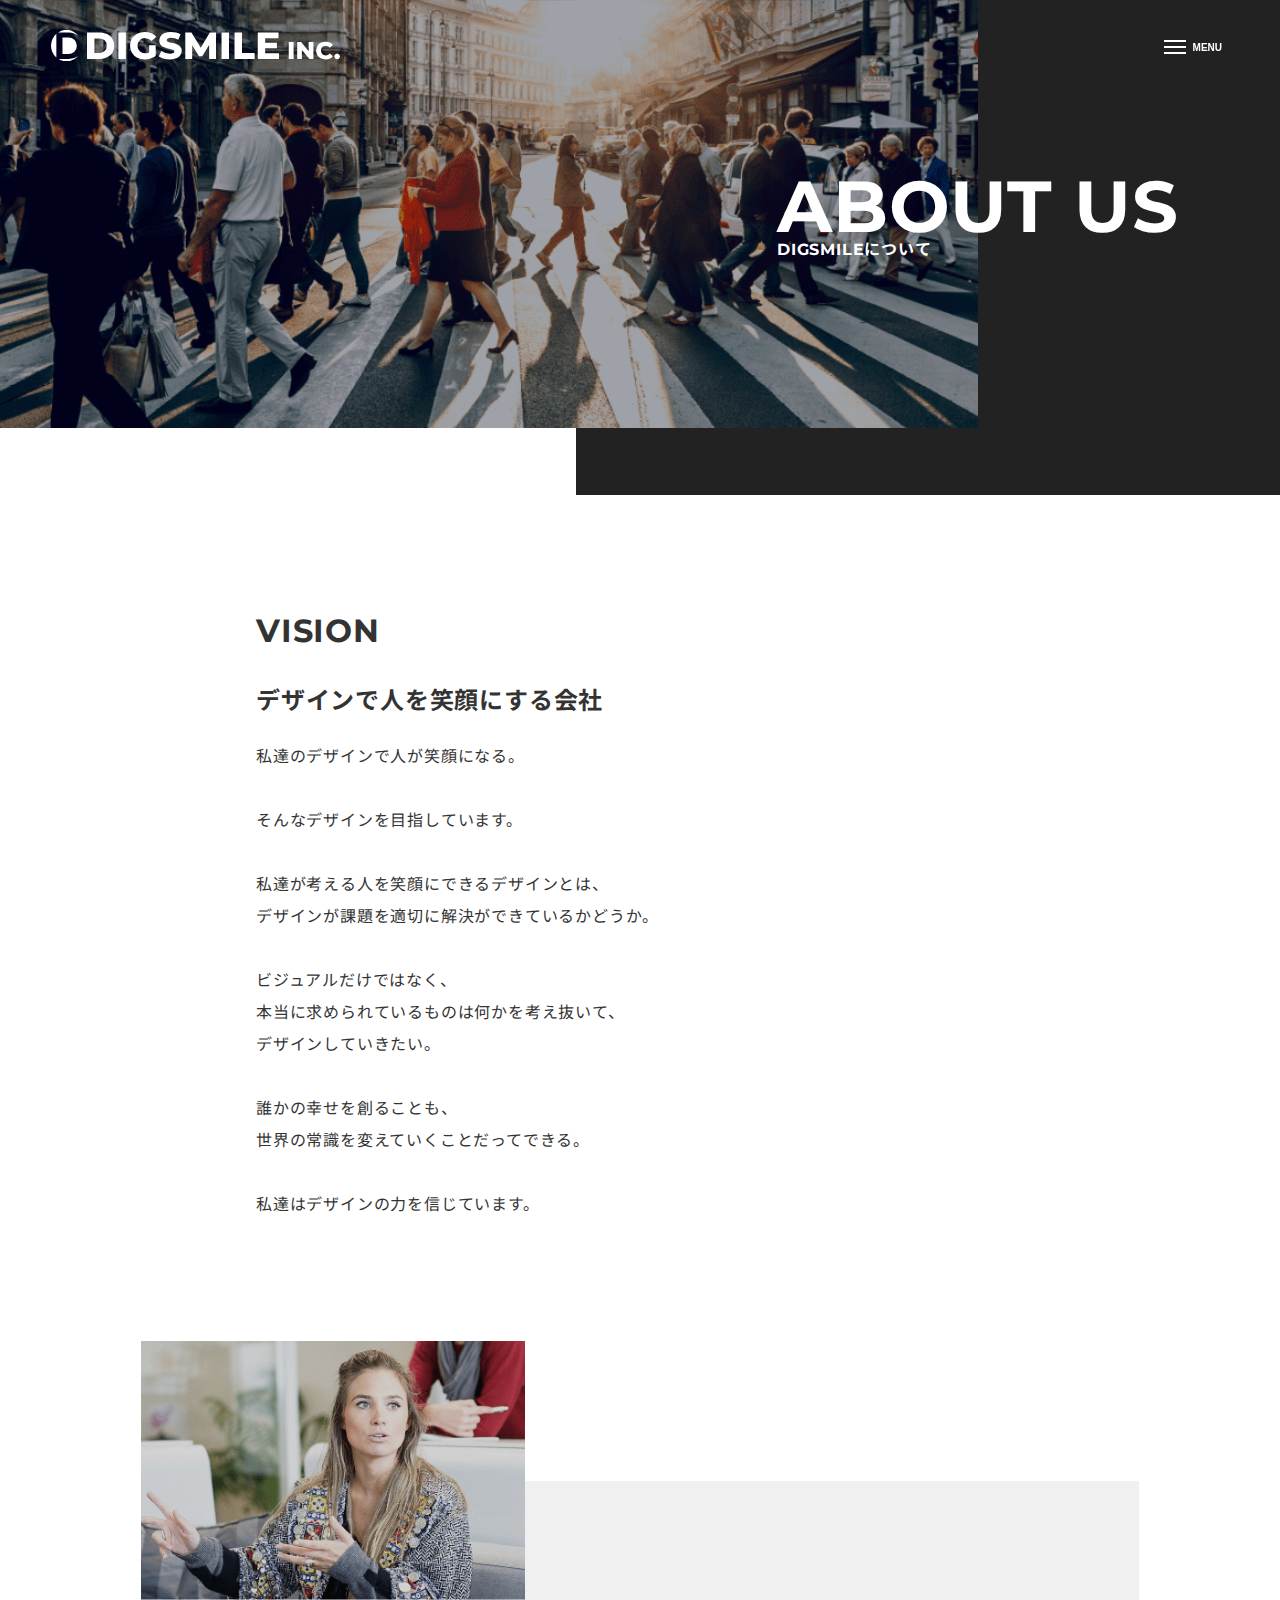
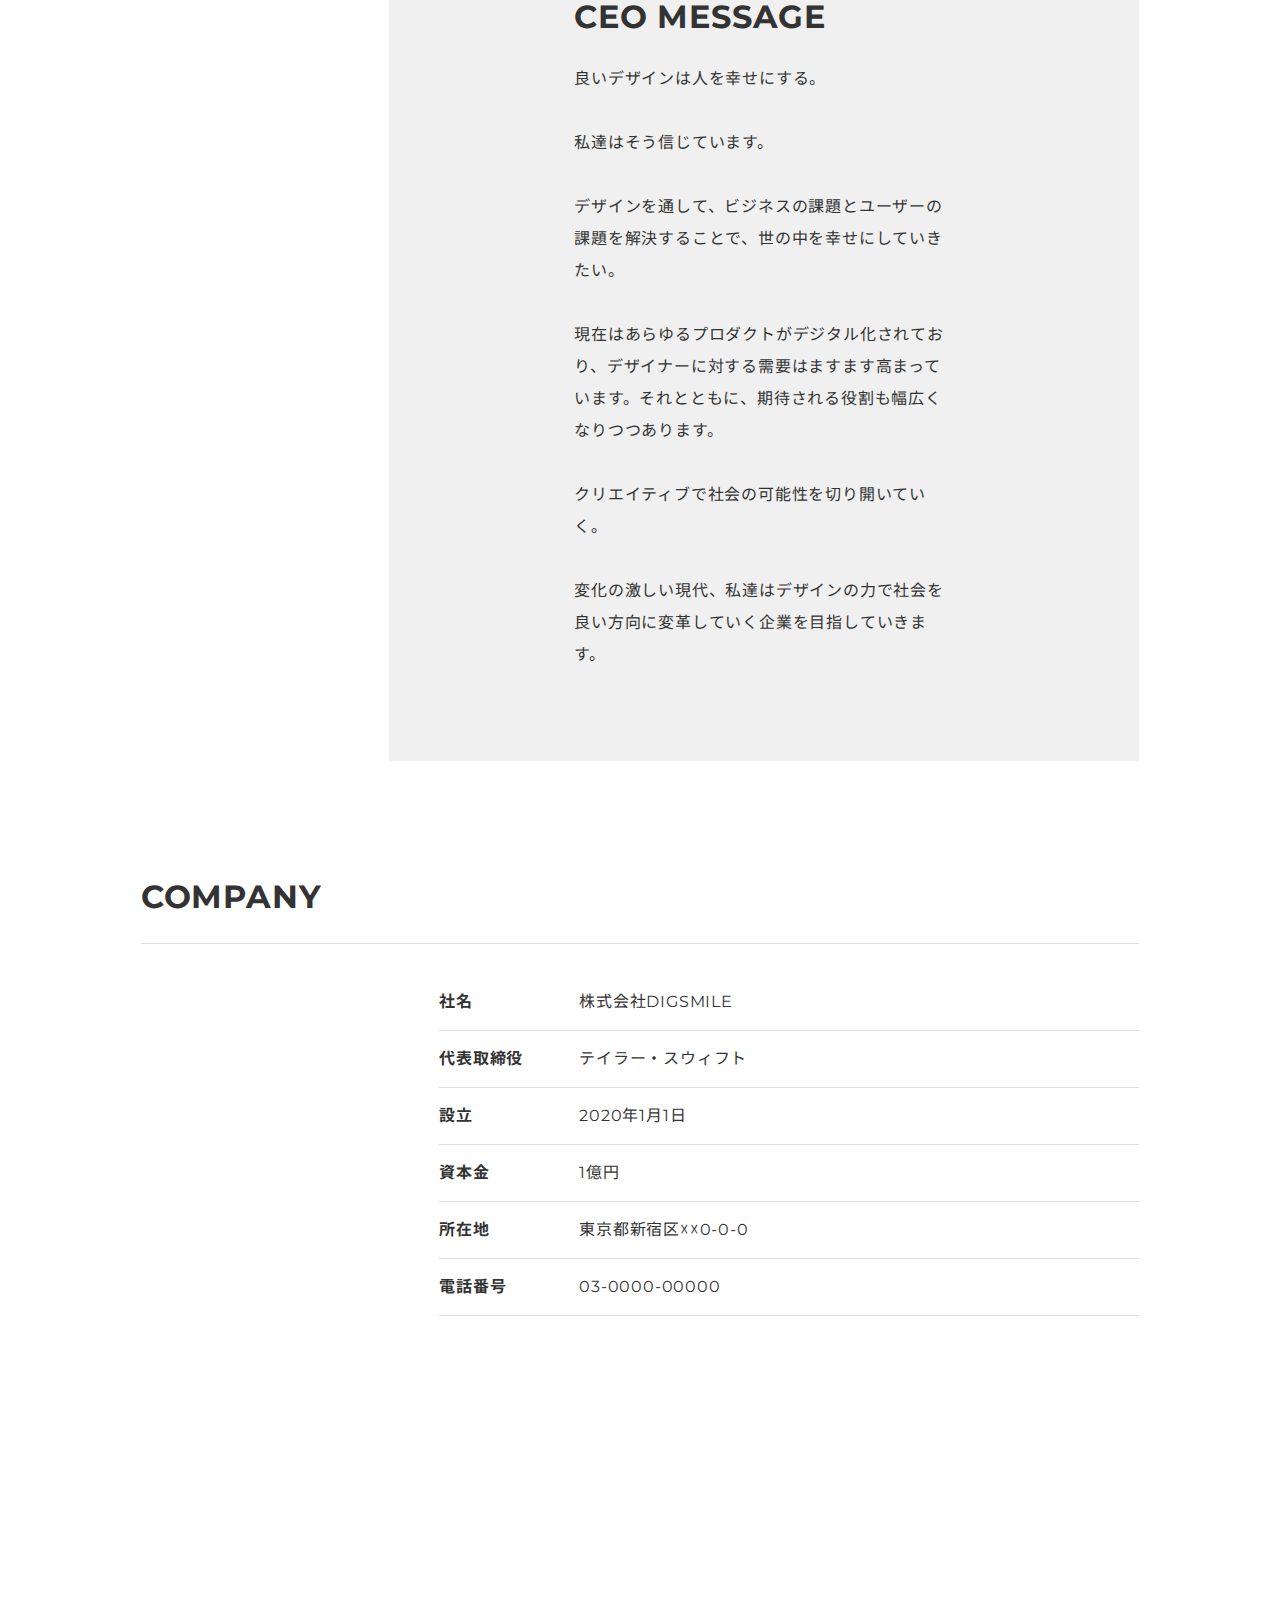
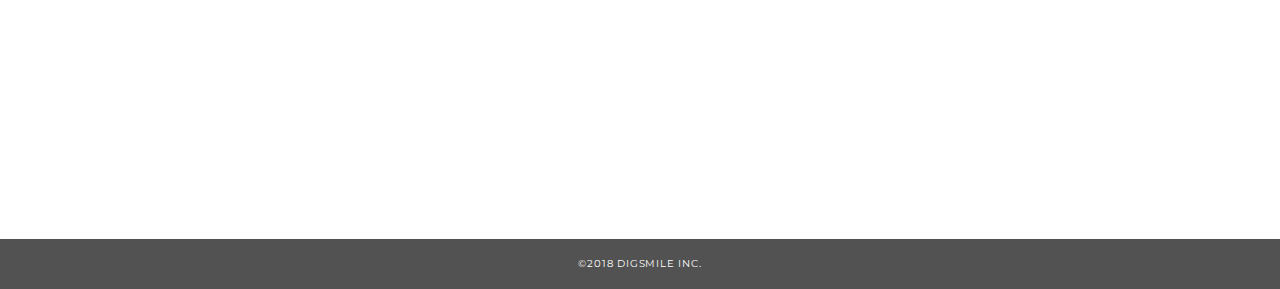
<file: about/index.html>
<!DOCTYPE html>
<html lang="ja">

<head>
  <meta charset="UTF-8">
  <meta http-equiv="X-UA-Compatible" content="IE=edge">
  <meta name="viewport" content="width=device-width, initial-scale=1.0">
  <title>クリスタ上級編 | About Us</title>
  <link rel="stylesheet" href="../css/reset.css">
  <link
    href="https://fonts.googleapis.com/css2?family=Montserrat:wght@400;700&family=Noto+Sans+JP:wght@400;700&display=swap"
    rel="stylesheet">
  <link rel="stylesheet" href="../css/about.css">
</head>

<body>
  <header class="header">
    <h1 class="header-logo"><a href="../index.html"><svg xmlns="http://www.w3.org/2000/svg" viewBox="0 0 260 28.204">
          <defs>
            <style>
              .a {
                fill: #fff;
              }
            </style>
          </defs>
          <g transform="translate(-59 -29)">
            <path class="a"
              d="M14,35.2A13.9,13.9,0,0,1,6.785,33.19h8.848a14.228,14.228,0,0,0,8.847-2.739A13.97,13.97,0,0,1,14,35.2ZM4.822,31.752h0a14.17,14.17,0,0,1,0-21.3Zm10.54-3.117H10.33V13.771h5.032a8.094,8.094,0,0,1,5.682,1.994,7.233,7.233,0,0,1,2.138,5.439,7.234,7.234,0,0,1-2.138,5.439,8.093,8.093,0,0,1-5.682,1.99ZM25.007,12.39a13.9,13.9,0,0,0-9.373-3.174H6.463a13.932,13.932,0,0,1,13.76-.749,14.157,14.157,0,0,1,4.785,3.922Z"
              transform="translate(59 22)" />
            <path class="a"
              d="M2.38-23.8H13.634a15.731,15.731,0,0,1,6.936,1.465,11.018,11.018,0,0,1,4.692,4.155,11.723,11.723,0,0,1,1.666,6.3,11.723,11.723,0,0,1-1.666,6.3A11.018,11.018,0,0,1,20.57-1.423,15.731,15.731,0,0,1,13.634.042H2.38ZM13.362-5.34a6.893,6.893,0,0,0,4.913-1.737,6.262,6.262,0,0,0,1.853-4.8,6.262,6.262,0,0,0-1.853-4.8,6.893,6.893,0,0,0-4.913-1.737H9.112V-5.34ZM30.634-23.8h6.732V.042H30.634ZM58.276-12.39h5.95v9.877A15.5,15.5,0,0,1,59.534-.265a18.642,18.642,0,0,1-5.3.783A14.166,14.166,0,0,1,47.5-1.065a11.8,11.8,0,0,1-4.692-4.411,12.18,12.18,0,0,1-1.7-6.4,12.18,12.18,0,0,1,1.7-6.4,11.747,11.747,0,0,1,4.726-4.411,14.514,14.514,0,0,1,6.834-1.584,15.2,15.2,0,0,1,5.984,1.124,11.536,11.536,0,0,1,4.42,3.236l-4.284,3.883a7.546,7.546,0,0,0-5.78-2.657,6.693,6.693,0,0,0-4.93,1.856,6.67,6.67,0,0,0-1.87,4.955,7.208,7.208,0,0,0,.85,3.525,6.1,6.1,0,0,0,2.38,2.418,6.969,6.969,0,0,0,3.5.868,8.588,8.588,0,0,0,3.638-.783ZM77.044.519A21.967,21.967,0,0,1,71.434-.2,13.786,13.786,0,0,1,67.014-2.1l2.21-4.973a14.289,14.289,0,0,0,3.706,1.7,14.086,14.086,0,0,0,4.148.647q3.876,0,3.876-1.941a1.607,1.607,0,0,0-1.105-1.516A20.3,20.3,0,0,0,76.3-9.222a33.866,33.866,0,0,1-4.488-1.243,7.554,7.554,0,0,1-3.094-2.129,5.758,5.758,0,0,1-1.292-3.951,6.848,6.848,0,0,1,1.19-3.934,7.965,7.965,0,0,1,3.553-2.776,14.6,14.6,0,0,1,5.8-1.022,20.415,20.415,0,0,1,4.624.528A14.146,14.146,0,0,1,86.6-22.2l-2.074,5.007a13.837,13.837,0,0,0-6.6-1.839,5.522,5.522,0,0,0-2.924.6,1.787,1.787,0,0,0-.918,1.55,1.536,1.536,0,0,0,1.088,1.43,19.646,19.646,0,0,0,3.5.988,32.762,32.762,0,0,1,4.5,1.243,7.779,7.779,0,0,1,3.094,2.112,5.646,5.646,0,0,1,1.309,3.934A6.714,6.714,0,0,1,86.394-3.3,8.114,8.114,0,0,1,82.824-.52,14.418,14.418,0,0,1,77.044.519ZM112.336.042l-.068-12.636-6.12,10.286h-2.992L97.07-12.253V.042H90.848V-23.8H96.39l8.364,13.76,8.16-13.76h5.542L118.524.042ZM123.454-23.8h6.732V.042h-6.732Zm11.7,0h6.732V-5.305h11.356V.042H135.15Zm40.018,18.63V.042H156.06V-23.8h18.666v5.211h-12v4.019H173.3v5.041H162.724v4.359Z"
              transform="translate(89 55)" />
            <path class="a"
              d="M1.54-15.4H5.9V0H1.54Zm22.22,0V0H20.174l-6.8-8.206V0H9.108V-15.4h3.586l6.8,8.206V-15.4ZM34.628.308A9.114,9.114,0,0,1,30.283-.715a7.65,7.65,0,0,1-3.025-2.849,7.858,7.858,0,0,1-1.1-4.136,7.858,7.858,0,0,1,1.1-4.136,7.65,7.65,0,0,1,3.025-2.849,9.114,9.114,0,0,1,4.345-1.023,9.326,9.326,0,0,1,3.806.748A7.323,7.323,0,0,1,41.25-12.8L38.478-10.3a4.56,4.56,0,0,0-3.63-1.8,4.48,4.48,0,0,0-2.233.55A3.817,3.817,0,0,0,31.1-10a4.773,4.773,0,0,0-.539,2.3A4.773,4.773,0,0,0,31.1-5.4,3.817,3.817,0,0,0,32.615-3.85a4.48,4.48,0,0,0,2.233.55,4.56,4.56,0,0,0,3.63-1.8L41.25-2.6A7.323,7.323,0,0,1,38.434-.44,9.326,9.326,0,0,1,34.628.308ZM45.1.2a2.462,2.462,0,0,1-1.782-.7,2.377,2.377,0,0,1-.726-1.782,2.35,2.35,0,0,1,.715-1.782A2.5,2.5,0,0,1,45.1-4.752a2.485,2.485,0,0,1,1.8.682,2.369,2.369,0,0,1,.7,1.782,2.4,2.4,0,0,1-.715,1.782A2.452,2.452,0,0,1,45.1.2Z"
              transform="translate(271.392 55.205)" />
          </g>
        </svg></a></h1>
    <nav class="header-nav">
      <ul class="nav-list">
        <li class="nav-item nav-logo"><img src="../images/nav-logo.svg" width="42" height="45" alt=""></li>
        <li class="nav-item"><a href="#">ABOUT US</a></li>
        <li class="nav-item"><a href="#">WORKS</a></li>
        <li class="nav-item"><a href="#">CULTURE</a></li>
        <li class="nav-item"><a href="#">TOPICS</a></li>
        <li class="nav-item"><a href="../contact/index.html">CONTACT</a></li>
      </ul>
    </nav>
    <!--/.header-nav-->
    <button class="nav-btn">
      <span class="bars">
        <span class="bar-top bar"></span>
        <span class="bar-middle bar"></span>
        <span class="bar-bottom bar"></span>
      </span>
      <p class="btn-text">MENU</p>
    </button>
    <!--/.nav-btn-->
    <span class="nav-musk"></span>
  </header>

  <main>

    <div class="fv">
      <div class="kv-wrapper">
        <div class="copy-wrapper">
          <p class="page-title">ABOUT US</p>
          <p class="page-subtitle">DIGSMILEについて</p>
        </div><!-- /.copy-wrapper -->
      </div><!-- /.kv-wrapper -->
      <div class="kv-bg"></div>
    </div><!-- /.fv -->

    <div class="contents-wrapper">
      <section id="vision" class="section-wrapper">
        <div class="vision-content">
          <h2 class="title">VISION</h2>
          <P class="sub-title">デザインで人を笑顔にする会社</P><br>
          <p class="section-text">
            私達のデザインで人が笑顔になる。<br><br>
            そんなデザインを目指しています。<br><br>
            私達が考える人を笑顔にできるデザインとは、<br>
            デザインが課題を適切に解決ができているかどうか。<br><br>
            ビジュアルだけではなく、<br>
            本当に求められているものは何かを考え抜いて、<br>
            デザインしていきたい。<br><br>
            誰かの幸せを創ることも、<br>
            世界の常識を変えていくことだってできる。<br><br>
            私達はデザインの力を信じています。
          </p>
        </div><!-- /.vision-content-->
      </section><!-- / #vision -->


      <section id="message" class="section-wrapper">
        <div class="img-area">
          <img src="../images/ceo-img2x.png" class="ceo-img" alt="">
        </div>
        <div class="message-content">
          <h2 class="title">CEO MESSAGE</h2>
          <p class="section-text">
            良いデザインは人を幸せにする。<br><br>
            私達はそう信じています。<br><br>
            デザインを通して、ビジネスの課題とユーザーの課題を解決することで、世の中を幸せにしていきたい。<br><br>
            現在はあらゆるプロダクトがデジタル化されており、デザイナーに対する需要はますます高まっています。それとともに、期待される役割も幅広くなりつつあります。<br><br>
            クリエイティブで社会の可能性を切り開いていく。<br><br>
            変化の激しい現代、私達はデザインの力で社会を良い方向に変革していく企業を目指していきます。
          </p>
        </div><!-- /.message-content-->
      </section><!-- / #message -->


      <section id="company-info" class="section-wrapper">
        <div class="info-content">
          <h2 class="title">COMPANY</h2>
          <dl class="info-list">
            <div class="info-list-item">
              <dt class="info-title">社名</dt>
              <dd class="info-detail">株式会社DIGSMILE</dd>
            </div>
            <div class="info-list-item">
              <dt class="info-title">代表取締役</dt>
              <dd class="info-detail">テイラー・スウィフト</dd>
            </div>
            <div class="info-list-item">
              <dt class="info-title">設立</dt>
              <dd class="info-detail">2020年1月1日</dd>
            </div>
            <div class="info-list-item">
              <dt class="info-title">資本金</dt>
              <dd class="info-detail">1億円</dd>
            </div>
            <div class="info-list-item">
              <dt class="info-title">所在地</dt>
              <dd class="info-detail">東京都新宿区☓☓0-0-0</dd>
            </div>
            <div class="info-list-item">
              <dt class="info-title">電話番号</dt>
              <dd class="info-detail">03-0000-00000</dd>
            </div>
          </dl><!-- /.info-list-->
          <iframe class="map"
            src="https://www.google.com/maps/embed?pb=!1m18!1m12!1m3!1d51840.022079804636!2d139.6740916182189!3d35.70158365340559!2m3!1f0!2f0!3f0!3m2!1i1024!2i768!4f13.1!3m3!1m2!1s0x60188d2059b7fd4b%3A0xec61c68fe232efd2!2z5p2x5Lqs6YO95paw5a6_5Yy6!5e0!3m2!1sja!2sjp!4v1623299438846!5m2!1sja!2sjp"
            style="border:0;" allowfullscreen="" loading="lazy"></iframe>
        </div><!-- /.message-content-->
      </section><!-- / #message -->

    </div><!-- /.contents-wrapper  -->

  </main>
  <footer class="footer">
    <p class="copyright">
      <small>&copy;2018 DIGSMILE INC.</small>
    </p>
  </footer>

  <script src="https://ajax.googleapis.com/ajax/libs/jquery/3.6.0/jquery.min.js"></script>
  <script src="../js/script.js"></script>

</body>

</html>
</file>
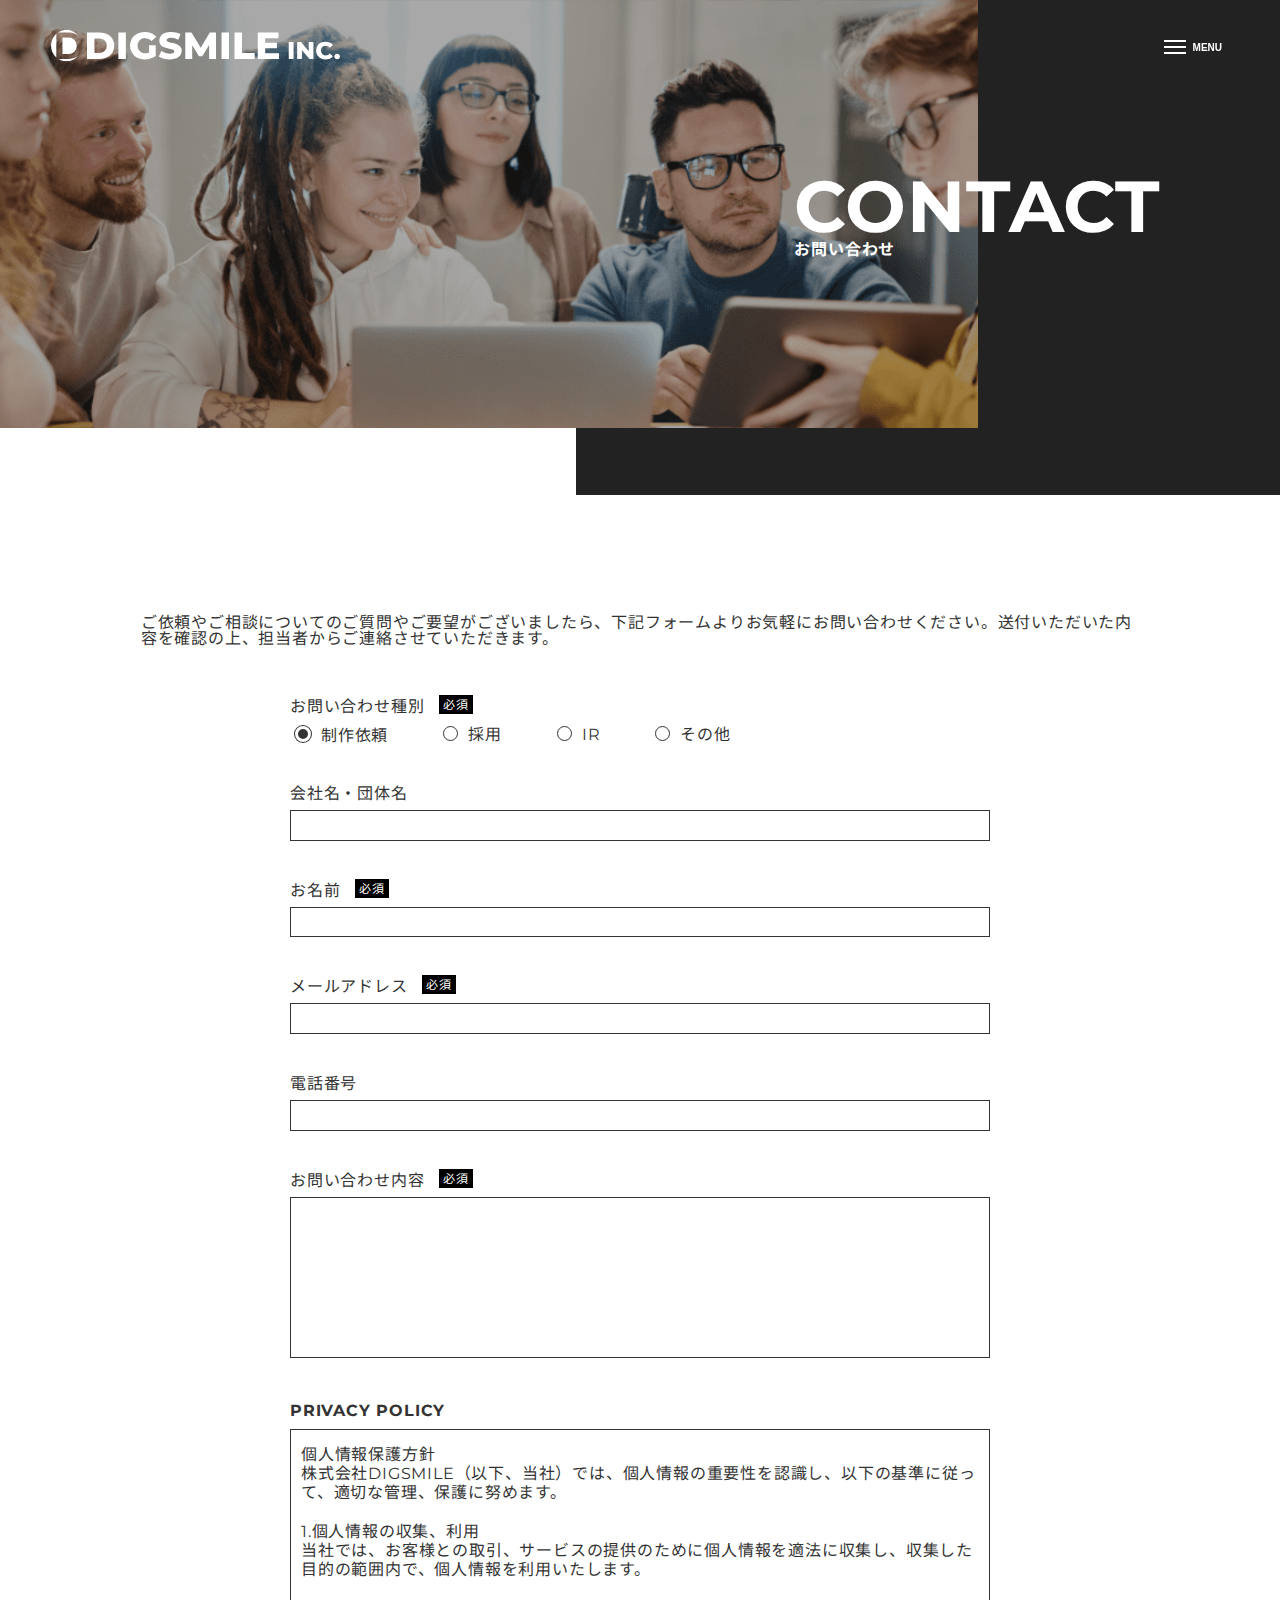
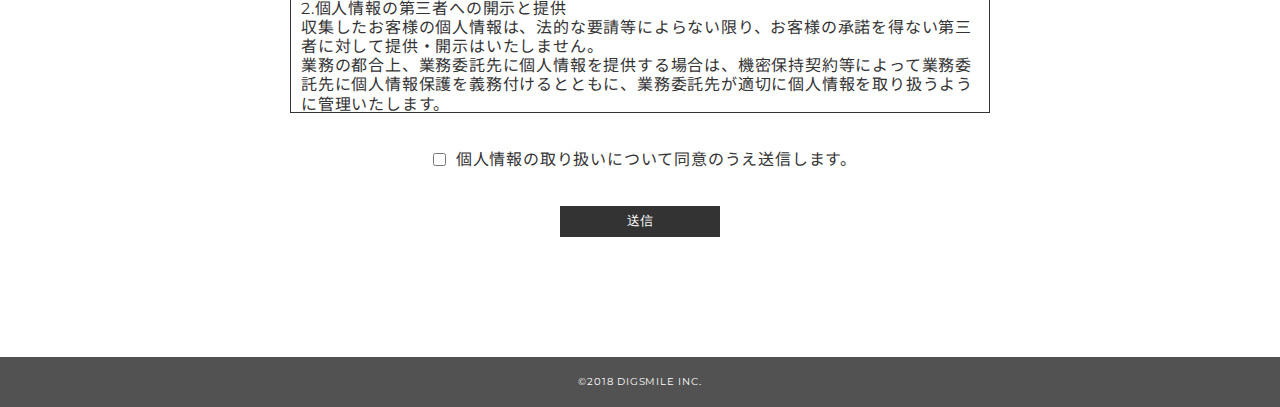
<file: contact/index.html>
<!DOCTYPE html>
<html lang="ja">

<head>
  <meta charset="UTF-8">
  <meta http-equiv="X-UA-Compatible" content="IE=edge">
  <meta name="viewport" content="width=device-width, initial-scale=1.0">
  <title>クリスタ上級編 | Contact</title>
  <link rel="stylesheet" href="../css/reset.css">
  <link
    href="https://fonts.googleapis.com/css2?family=Montserrat:wght@400;700&family=Noto+Sans+JP:wght@400;700&display=swap"
    rel="stylesheet">
  <link rel="stylesheet" href="../css/contact.css">
</head>

<body>
  <header class="header">
    <h1 class="header-logo"><a href="../index.html"><svg xmlns="http://www.w3.org/2000/svg" viewBox="0 0 260 28.204">
          <defs>
            <style>
              .a {
                fill: #fff;
              }
            </style>
          </defs>
          <g transform="translate(-59 -29)">
            <path class="a"
              d="M14,35.2A13.9,13.9,0,0,1,6.785,33.19h8.848a14.228,14.228,0,0,0,8.847-2.739A13.97,13.97,0,0,1,14,35.2ZM4.822,31.752h0a14.17,14.17,0,0,1,0-21.3Zm10.54-3.117H10.33V13.771h5.032a8.094,8.094,0,0,1,5.682,1.994,7.233,7.233,0,0,1,2.138,5.439,7.234,7.234,0,0,1-2.138,5.439,8.093,8.093,0,0,1-5.682,1.99ZM25.007,12.39a13.9,13.9,0,0,0-9.373-3.174H6.463a13.932,13.932,0,0,1,13.76-.749,14.157,14.157,0,0,1,4.785,3.922Z"
              transform="translate(59 22)" />
            <path class="a"
              d="M2.38-23.8H13.634a15.731,15.731,0,0,1,6.936,1.465,11.018,11.018,0,0,1,4.692,4.155,11.723,11.723,0,0,1,1.666,6.3,11.723,11.723,0,0,1-1.666,6.3A11.018,11.018,0,0,1,20.57-1.423,15.731,15.731,0,0,1,13.634.042H2.38ZM13.362-5.34a6.893,6.893,0,0,0,4.913-1.737,6.262,6.262,0,0,0,1.853-4.8,6.262,6.262,0,0,0-1.853-4.8,6.893,6.893,0,0,0-4.913-1.737H9.112V-5.34ZM30.634-23.8h6.732V.042H30.634ZM58.276-12.39h5.95v9.877A15.5,15.5,0,0,1,59.534-.265a18.642,18.642,0,0,1-5.3.783A14.166,14.166,0,0,1,47.5-1.065a11.8,11.8,0,0,1-4.692-4.411,12.18,12.18,0,0,1-1.7-6.4,12.18,12.18,0,0,1,1.7-6.4,11.747,11.747,0,0,1,4.726-4.411,14.514,14.514,0,0,1,6.834-1.584,15.2,15.2,0,0,1,5.984,1.124,11.536,11.536,0,0,1,4.42,3.236l-4.284,3.883a7.546,7.546,0,0,0-5.78-2.657,6.693,6.693,0,0,0-4.93,1.856,6.67,6.67,0,0,0-1.87,4.955,7.208,7.208,0,0,0,.85,3.525,6.1,6.1,0,0,0,2.38,2.418,6.969,6.969,0,0,0,3.5.868,8.588,8.588,0,0,0,3.638-.783ZM77.044.519A21.967,21.967,0,0,1,71.434-.2,13.786,13.786,0,0,1,67.014-2.1l2.21-4.973a14.289,14.289,0,0,0,3.706,1.7,14.086,14.086,0,0,0,4.148.647q3.876,0,3.876-1.941a1.607,1.607,0,0,0-1.105-1.516A20.3,20.3,0,0,0,76.3-9.222a33.866,33.866,0,0,1-4.488-1.243,7.554,7.554,0,0,1-3.094-2.129,5.758,5.758,0,0,1-1.292-3.951,6.848,6.848,0,0,1,1.19-3.934,7.965,7.965,0,0,1,3.553-2.776,14.6,14.6,0,0,1,5.8-1.022,20.415,20.415,0,0,1,4.624.528A14.146,14.146,0,0,1,86.6-22.2l-2.074,5.007a13.837,13.837,0,0,0-6.6-1.839,5.522,5.522,0,0,0-2.924.6,1.787,1.787,0,0,0-.918,1.55,1.536,1.536,0,0,0,1.088,1.43,19.646,19.646,0,0,0,3.5.988,32.762,32.762,0,0,1,4.5,1.243,7.779,7.779,0,0,1,3.094,2.112,5.646,5.646,0,0,1,1.309,3.934A6.714,6.714,0,0,1,86.394-3.3,8.114,8.114,0,0,1,82.824-.52,14.418,14.418,0,0,1,77.044.519ZM112.336.042l-.068-12.636-6.12,10.286h-2.992L97.07-12.253V.042H90.848V-23.8H96.39l8.364,13.76,8.16-13.76h5.542L118.524.042ZM123.454-23.8h6.732V.042h-6.732Zm11.7,0h6.732V-5.305h11.356V.042H135.15Zm40.018,18.63V.042H156.06V-23.8h18.666v5.211h-12v4.019H173.3v5.041H162.724v4.359Z"
              transform="translate(89 55)" />
            <path class="a"
              d="M1.54-15.4H5.9V0H1.54Zm22.22,0V0H20.174l-6.8-8.206V0H9.108V-15.4h3.586l6.8,8.206V-15.4ZM34.628.308A9.114,9.114,0,0,1,30.283-.715a7.65,7.65,0,0,1-3.025-2.849,7.858,7.858,0,0,1-1.1-4.136,7.858,7.858,0,0,1,1.1-4.136,7.65,7.65,0,0,1,3.025-2.849,9.114,9.114,0,0,1,4.345-1.023,9.326,9.326,0,0,1,3.806.748A7.323,7.323,0,0,1,41.25-12.8L38.478-10.3a4.56,4.56,0,0,0-3.63-1.8,4.48,4.48,0,0,0-2.233.55A3.817,3.817,0,0,0,31.1-10a4.773,4.773,0,0,0-.539,2.3A4.773,4.773,0,0,0,31.1-5.4,3.817,3.817,0,0,0,32.615-3.85a4.48,4.48,0,0,0,2.233.55,4.56,4.56,0,0,0,3.63-1.8L41.25-2.6A7.323,7.323,0,0,1,38.434-.44,9.326,9.326,0,0,1,34.628.308ZM45.1.2a2.462,2.462,0,0,1-1.782-.7,2.377,2.377,0,0,1-.726-1.782,2.35,2.35,0,0,1,.715-1.782A2.5,2.5,0,0,1,45.1-4.752a2.485,2.485,0,0,1,1.8.682,2.369,2.369,0,0,1,.7,1.782,2.4,2.4,0,0,1-.715,1.782A2.452,2.452,0,0,1,45.1.2Z"
              transform="translate(271.392 55.205)" />
          </g>
        </svg></a></h1>
    <nav class="header-nav">
      <ul class="nav-list">
        <li class="nav-item nav-logo"><img src="../images/nav-logo.svg" width="42" height="45" alt=""></li>
        <li class="nav-item"><a href="../about/index.html">ABOUT US</a></li>
        <li class="nav-item"><a href="#">WORKS</a></li>
        <li class="nav-item"><a href="#">CULTURE</a></li>
        <li class="nav-item"><a href="#">TOPICS</a></li>
        <li class="nav-item"><a href="#">CONTACT</a></li>
      </ul>
    </nav>
    <!--/.header-nav-->
    <button class="nav-btn">
      <span class="bars">
        <span class="bar-top bar"></span>
        <span class="bar-middle bar"></span>
        <span class="bar-bottom bar"></span>
      </span>
      <p class="btn-text">MENU</p>
    </button>
    <!--/.nav-btn-->
    <span class="nav-musk"></span>
  </header>

  <main>

    <div class="fv">
      <div class="kv-wrapper">
        <div class="copy-wrapper">
          <p class="page-title">CONTACT</p>
          <p class="page-subtitle">お問い合わせ</p>
        </div><!-- /.copy-wrapper -->
      </div><!-- /.kv-wrapper -->
      <div class="kv-bg"></div>
    </div><!-- /.fv -->
    <div class="section-wrapper">
      <p class="contact-lead">ご依頼やご相談についてのご質問やご要望がございましたら、下記フォームよりお気軽にお問い合わせください。送付いただいた内容を確認の上、担当者からご連絡させていただきます。</p>
      <form action="" id="contact-form">
        <ul class="form-list">
          <li class="form-list-item">
            <div class="form-item-title">
              お問い合わせ種別
              <span class="required">必須</span>
            </div>
            <ul class="inquiry-type-list">
              <li class="inquiry-type-item">
                <input type="radio" class="radio-btn" name="inquiry-type" id="request" checked><label for="request">制作依頼</label>
              </li>
              <li class="inquiry-type-item">
                <input type="radio" class="radio-btn" name="inquiry-type" id="recruit"><label for="recruit">採用</label>
              </li>
              <li class="inquiry-type-item">
                <input type="radio" class="radio-btn" name="inquiry-type" id="ir"><label for="ir">IR</label>
              </li>
              <li class="inquiry-type-item">
                <input type="radio" class="radio-btn" name="inquiry-type" id="other"><label for="other">その他</label>
              </li>
            </ul><!-- /.inquiry-type-list -->
          </li>
          <li class="form-list-item">
            <div class="form-item-title">
              <label for="company-name">会社名・団体名</label>
            </div>
            <input type="text" id="company-name">
          </li>
          <li class="form-list-item">
            <div class="form-item-title">
              <label for="name">お名前</label>
              <span class="required">必須</span>
            </div>
            <input type="text" id="name">
          </li>
          <li class="form-list-item">
            <div class="form-item-title">
              <label for="email">メールアドレス</label>
              <span class="required">必須</span></div>
            <input type="email" name="" id="email">
          </li>
          <li class="form-list-item">
            <div class="form-item-title">
              <label for="tel">電話番号</label>
            </div>
            <input type="tel" name="" id="tel">
          </li>
          <li class="form-list-item">
            <div class="form-item-title">
              <label for="detail">お問い合わせ内容</label>
              <span class="required">必須</span>
            </div>
            <textarea name="" id="detail" cols="20" rows="8"></textarea>
          </li>
        </ul><!-- /.form-list -->
        <p class="privacy-policy">PRIVACY POLICY</p>
        <div class="privacy-policy-wrapper">
          個人情報保護方針<br>
          株式会社DIGSMILE（以下、当社）では、個人情報の重要性を認識し、以下の基準に従って、適切な管理、保護に努めます。<br><br>
      
          1.個人情報の収集、利用<br>
          当社では、お客様との取引、サービスの提供のために個人情報を適法に収集し、収集した目的の範囲内で、個人情報を利用いたします。<br><br>
      
          2.個人情報の第三者への開示と提供<br>
          収集したお客様の個人情報は、法的な要請等によらない限り、お客様の承諾を得ない第三者に対して提供・開示はいたしません。<br>
          業務の都合上、業務委託先に個人情報を提供する場合は、機密保持契約等によって業務委託先に個人情報保護を義務付けるとともに、業務委託先が適切に個人情報を取り扱うように管理いたします。<br><br>
      
          3.個人情報の保護<br>
          当社では、個人情報の紛失、破壊、改ざん、不正アクセス、および漏えい等を防止するため、適切な対策を行います。<br><br>
      
          4.法令および関連規範の遵守<br>
          当社は、個人情報の取り扱いに関して、個人情報保護法をはじめとする個人情報に関する法令および関連する規範を遵守します。<br><br>
      
          5.個人情報の開示・訂正・削除<br>
          当社では、個人情報の開示・訂正・削除等の依頼があった場合、情報提供者本人であることを確認の上、すみやかに対応いたします。<br><br>
      
          法令や当社方針により、プライバシー・ポリシーを予告なく改訂することがあります。<br><br>
      
          お問い合わせ窓口<br>
          当社の個人情報の取扱いに関するお問い合わせは下記までご連絡お願いいたします。<br>
          株式会社ファイアープレイス<br>
          044-589-4333
        </div>
        <p class="confirm">
          <input type="checkbox" name="" id="confirm" class="confirm"><label for="confirm">個人情報の取り扱いについて同意のうえ送信します。</label>
        </p>
        <input type="submit" value="送信" class="submit-btn">
      </form>
    </div><!-- /.section-wrapper -->
  </main>
  <footer class="footer">
    <p class="copyright">
      <small>&copy;2018 DIGSMILE INC.</small>
    </p>
  </footer>

  <script src="https://ajax.googleapis.com/ajax/libs/jquery/3.6.0/jquery.min.js"></script>
  <script src="../js/script.js"></script>

</body>

</html>
</file>
<file: css/about.css>
@charset "UTF-8";
/*------------*/
/*--- base ---*/
/*------------*/
html {
  font-size: 62.5%;
}

body {
  font-family: 'Montserrat', sans-serif, 'Noto Sans JP', sans-serif;
  font-size: 1.6rem;
  letter-spacing: .05em;
  color: #333333;
  -webkit-box-sizing: border-box;
          box-sizing: border-box;
}

body.noscroll {
  overflow: hidden;
}

@media only screen and (max-width: 991px) {
  body.noscroll {
    font-size: 1.4rem;
  }
}

body img {
  width: 100%;
  vertical-align: bottom;
}

body a {
  text-decoration: none;
  cursor: pointer;
}

body a:hover {
  opacity: .7;
}

/*---------------*/
/*section共通
/*---------------*/
.contents-wrapper {
  padding: 60px 0 0;
}

@media only screen and (max-width: 991px) {
  .contents-wrapper {
    padding: 40px 0 0;
  }
}

.section-wrapper {
  padding: 60px 11vw;
}

@media only screen and (max-width: 991px) {
  .section-wrapper {
    padding: 40px 4vw;
  }
}

.section-wrapper .title {
  font-size: 3.2rem;
  margin-bottom: 30px;
}

@media only screen and (max-width: 575px) {
  .section-wrapper .title {
    font-size: 2.8rem;
  }
}

.more-btn {
  background: #000;
  border: none;
  margin-top: 28px;
}

.more-btn:hover {
  opacity: .7;
}

.more-btn a {
  font-size: 1.2rem;
  color: #fff;
  padding: 10px 48px;
  height: 36px;
  line-height: 36px;
  text-align: center;
}

.text {
  line-height: 3.2rem;
  padding-bottom: 30px;
}

/*------------*/
/* ヘッダー 
/*------------*/
.header {
  width: 100vw;
  position: fixed;
  top: 30px;
  display: -webkit-box;
  display: -ms-flexbox;
  display: flex;
  -webkit-box-pack: justify;
      -ms-flex-pack: justify;
          justify-content: space-between;
  -webkit-box-align: center;
      -ms-flex-align: center;
          align-items: center;
}

@media only screen and (max-width: 575px) {
  .header {
    top: 19px;
  }
}

.header .header-logo {
  width: 289px;
  padding-left: 4vw;
}

.header .header-logo.black svg path {
  fill: black;
  -webkit-transition: fill .3s;
  transition: fill .3s;
}

@media only screen and (max-width: 991px) {
  .header .header-logo {
    width: 189px;
  }
}

.header .header-nav {
  display: none;
  position: absolute;
  top: -30px;
  right: 0;
  width: 36.11111%;
  height: 100vh;
  background-color: #222222;
  opacity: .9;
  z-index: 10;
}

@media only screen and (max-width: 991px) {
  .header .header-nav {
    width: 70%;
  }
}

.header .header-nav .nav-list {
  width: 140px;
  margin: 20vh auto 0;
}

.header .header-nav .nav-list .nav-item {
  text-align: center;
  margin-bottom: 20px;
}

.header .header-nav .nav-list .nav-item a {
  color: #fff;
  font-size: 2rem;
  font-weight: bolder;
}

.header .nav-btn {
  display: -webkit-box;
  display: -ms-flexbox;
  display: flex;
  -webkit-box-align: center;
      -ms-flex-align: center;
          align-items: center;
  border: none;
  padding: 0;
  margin-right: 58px;
  cursor: pointer;
  z-index: 10;
  background: inherit;
  color: #fff;
}

@media only screen and (max-width: 991px) {
  .header .nav-btn {
    margin-right: 30px;
  }
}

@media only screen and (max-width: 575px) {
  .header .nav-btn {
    margin-right: 10px;
  }
}

.header .nav-btn.black {
  color: #000;
}

.header .nav-btn:hover {
  opacity: .7;
}

.header .nav-btn .bars {
  display: block;
  margin-right: 7px;
}

.header .nav-btn .bars .bar {
  display: block;
  width: 22px;
  height: 2px;
  background: #fff;
  -webkit-transition: opacity .3s, -webkit-transform .3s;
  transition: opacity .3s, -webkit-transform .3s;
  transition: transform .3s, opacity .3s;
  transition: transform .3s, opacity .3s, -webkit-transform .3s;
}

.header .nav-btn .bars .bar.black {
  background: #000;
}

.header .nav-btn .bars .bar-top {
  -webkit-transform: translateY(-4px);
          transform: translateY(-4px);
}

.header .nav-btn .bars .bar-middle {
  opacity: 1;
}

.header .nav-btn .bars .bar-bottom {
  -webkit-transform: translateY(4px);
          transform: translateY(4px);
}

.header .nav-btn .btn-text {
  font-size: 1rem;
  font-weight: bolder;
}

.header .nav-btn.btn-close {
  background: inherit;
  -webkit-transition: .3s;
  transition: .3s;
  color: #fff;
}

.header .nav-btn.btn-close .bar {
  -webkit-transition: opacity .3s, -webkit-transform .3s;
  transition: opacity .3s, -webkit-transform .3s;
  transition: transform .3s, opacity .3s;
  transition: transform .3s, opacity .3s, -webkit-transform .3s;
  background: #fff !important;
}

.header .nav-btn.btn-close .bar-top {
  -webkit-transform: translateY(2px) rotate(35deg);
          transform: translateY(2px) rotate(35deg);
}

.header .nav-btn.btn-close .bar-middle {
  opacity: 0;
}

.header .nav-btn.btn-close .bar-bottom {
  -webkit-transform: translateY(-2px) rotate(-35deg);
          transform: translateY(-2px) rotate(-35deg);
}

.header .nav-musk {
  display: none;
  position: absolute;
  top: -30px;
  width: 100vw;
  height: 100vh;
  background-color: #222222;
  opacity: 0.6;
  z-index: 8;
}

/*---------------*/
/*key-visual
/*---------------*/
.fv {
  width: 100%;
  height: 55vh;
  min-height: 300px;
}

.fv .kv-wrapper {
  display: block;
  background-size: cover;
  background-position: center;
  z-index: -1;
  width: 76.38889%;
  height: 86.48649%;
  position: relative;
}

.fv .kv-wrapper .copy-wrapper {
  display: block;
  position: absolute;
  top: 50%;
  right: 0;
  -webkit-transform: translate(50%, -50%);
          transform: translate(50%, -50%);
  color: #fff;
  font-weight: bold;
}

@media only screen and (max-width: 991px) {
  .fv .kv-wrapper .copy-wrapper {
    -webkit-transform: translate(38%, -50%);
            transform: translate(38%, -50%);
  }
}

@media only screen and (max-width: 575px) {
  .fv .kv-wrapper .copy-wrapper {
    -webkit-transform: translate(20%, -50%);
            transform: translate(20%, -50%);
  }
}

.fv .kv-wrapper .copy-wrapper .page-title {
  font-size: 7.2rem;
  white-space: nowrap;
}

@media only screen and (max-width: 991px) {
  .fv .kv-wrapper .copy-wrapper .page-title {
    font-size: 5.2rem;
    overflow-wrap: break-word;
  }
}

@media only screen and (max-width: 575px) {
  .fv .kv-wrapper .copy-wrapper .page-title {
    font-size: 4.2rem;
    overflow-wrap: break-word;
  }
}

.fv .kv-wrapper .copy-wrapper .page-title .page-subtitle {
  font-size: 2rem;
  margin-top: 10px;
  line-height: 1.2em;
}

@media only screen and (max-width: 991px) {
  .fv .kv-wrapper .copy-wrapper .page-title .page-subtitle {
    font-size: 1.6rem;
  }
}

.fv .kv-bg {
  width: 55vw;
  height: 55vh;
  min-height: 300px;
  background: #222222;
  position: absolute;
  top: 0;
  right: 0;
  z-index: -5;
}

@media only screen and (max-width: 991px) {
  .fv .kv-bg {
    width: 70vw;
  }
}

/*---------------*/
/* footer
/*---------------*/
.footer {
  background: #525252;
  height: 50px;
}

.footer .copyright {
  text-align: center;
  color: #fff;
  font-size: 10px;
  line-height: 50px;
}

/*-------------------*/
/* key-visual
/*-------------------*/
.kv-wrapper {
  background-image: url(../images/heading-img2x.png);
}

/*-------------------*/
/* vision
/*-------------------*/
#vision {
  padding-left: 20vw;
}

@media only screen and (max-width: 575px) {
  #vision {
    padding-left: 4vw;
  }
}

#vision .sub-title {
  font-size: 2.4rem;
  font-weight: bold;
  line-height: 2em;
}

@media only screen and (max-width: 575px) {
  #vision .sub-title {
    font-size: 2rem;
  }
}

#vision .section-text {
  line-height: 2em;
}

@media only screen and (max-width: 991px) {
  #vision .section-text {
    font-size: 1.4rem;
  }
}

/*-------------------*/
/* CEO MESSAGE
/*-------------------*/
#message {
  position: relative;
  z-index: -1 !important;
}

#message .img-area {
  width: 30%;
  position: absolute;
  top: 60px;
  left: 11vw;
}

@media only screen and (max-width: 991px) {
  #message .img-area {
    left: 4vw;
    min-width: 320px;
  }
}

@media only screen and (max-width: 575px) {
  #message .img-area {
    left: 0;
    min-width: 290px;
  }
}

#message .message-content {
  background: #F0F0F0;
  max-width: 750px;
  -webkit-box-sizing: border-box;
          box-sizing: border-box;
  padding: 120px 185px 90px;
  margin: 140px 0 0 auto;
}

@media only screen and (max-width: 991px) {
  #message .message-content {
    max-width: 600px;
    padding: 110px 8% 78px;
    margin: 150px 0 0 auto;
  }
}

@media only screen and (max-width: 575px) {
  #message .message-content {
    padding: 120px 8% 78px;
    margin: 130px 0 0 auto;
  }
}

#message .message-content .section-text {
  line-height: 2em;
  overflow-wrap: normal;
}

@media only screen and (max-width: 991px) {
  #message .message-content .section-text {
    font-size: 1.4rem;
  }
}

/*-------------------*/
/* COMPANY
/*-------------------*/
#company-info .title {
  padding-bottom: 30px;
  border-bottom: 1px solid #DDDDDD;
}

#company-info .info-list {
  display: block;
  max-width: 700px;
  margin-left: auto;
  padding-left: 30px;
}

@media only screen and (max-width: 991px) {
  #company-info .info-list {
    font-size: 1.4rem;
  }
}

@media only screen and (max-width: 991px) {
  #company-info .info-list {
    padding-left: 0;
  }
}

#company-info .info-list-item {
  display: -webkit-box;
  display: -ms-flexbox;
  display: flex;
  line-height: 56px;
  border-bottom: 1px solid #DDDDDD;
}

#company-info .info-list-item .info-title {
  width: 140px;
  font-weight: bold;
}

#company-info .map {
  width: 100%;
  height: 360px;
  margin: 40px 0 60px;
}

@media only screen and (max-width: 991px) {
  #company-info .map {
    height: 230px;
    margin: 40px 0 20px;
  }
}

@media only screen and (max-width: 575px) {
  #company-info .map {
    height: 470px;
  }
}
</file>
<file: css/contact.css>
@charset "UTF-8";
/*------------*/
/*--- base ---*/
/*------------*/
html {
  font-size: 62.5%;
}

body {
  font-family: 'Montserrat', sans-serif, 'Noto Sans JP', sans-serif;
  font-size: 1.6rem;
  letter-spacing: .05em;
  color: #333333;
  -webkit-box-sizing: border-box;
          box-sizing: border-box;
}

body.noscroll {
  overflow: hidden;
}

@media only screen and (max-width: 991px) {
  body.noscroll {
    font-size: 1.4rem;
  }
}

body img {
  width: 100%;
  vertical-align: bottom;
}

body a {
  text-decoration: none;
  cursor: pointer;
}

body a:hover {
  opacity: .7;
}

/*---------------*/
/*section共通
/*---------------*/
.contents-wrapper {
  padding: 60px 0 0;
}

@media only screen and (max-width: 991px) {
  .contents-wrapper {
    padding: 40px 0 0;
  }
}

.section-wrapper {
  padding: 60px 11vw;
}

@media only screen and (max-width: 991px) {
  .section-wrapper {
    padding: 40px 4vw;
  }
}

.section-wrapper .title {
  font-size: 3.2rem;
  margin-bottom: 30px;
}

@media only screen and (max-width: 575px) {
  .section-wrapper .title {
    font-size: 2.8rem;
  }
}

.more-btn {
  background: #000;
  border: none;
  margin-top: 28px;
}

.more-btn:hover {
  opacity: .7;
}

.more-btn a {
  font-size: 1.2rem;
  color: #fff;
  padding: 10px 48px;
  height: 36px;
  line-height: 36px;
  text-align: center;
}

.text {
  line-height: 3.2rem;
  padding-bottom: 30px;
}

/*------------*/
/* ヘッダー 
/*------------*/
.header {
  width: 100vw;
  position: fixed;
  top: 30px;
  display: -webkit-box;
  display: -ms-flexbox;
  display: flex;
  -webkit-box-pack: justify;
      -ms-flex-pack: justify;
          justify-content: space-between;
  -webkit-box-align: center;
      -ms-flex-align: center;
          align-items: center;
}

@media only screen and (max-width: 575px) {
  .header {
    top: 19px;
  }
}

.header .header-logo {
  width: 289px;
  padding-left: 4vw;
}

.header .header-logo.black svg path {
  fill: black;
  -webkit-transition: fill .3s;
  transition: fill .3s;
}

@media only screen and (max-width: 991px) {
  .header .header-logo {
    width: 189px;
  }
}

.header .header-nav {
  display: none;
  position: absolute;
  top: -30px;
  right: 0;
  width: 36.11111%;
  height: 100vh;
  background-color: #222222;
  opacity: .9;
  z-index: 10;
}

@media only screen and (max-width: 991px) {
  .header .header-nav {
    width: 70%;
  }
}

.header .header-nav .nav-list {
  width: 140px;
  margin: 20vh auto 0;
}

.header .header-nav .nav-list .nav-item {
  text-align: center;
  margin-bottom: 20px;
}

.header .header-nav .nav-list .nav-item a {
  color: #fff;
  font-size: 2rem;
  font-weight: bolder;
}

.header .nav-btn {
  display: -webkit-box;
  display: -ms-flexbox;
  display: flex;
  -webkit-box-align: center;
      -ms-flex-align: center;
          align-items: center;
  border: none;
  padding: 0;
  margin-right: 58px;
  cursor: pointer;
  z-index: 10;
  background: inherit;
  color: #fff;
}

@media only screen and (max-width: 991px) {
  .header .nav-btn {
    margin-right: 30px;
  }
}

@media only screen and (max-width: 575px) {
  .header .nav-btn {
    margin-right: 10px;
  }
}

.header .nav-btn.black {
  color: #000;
}

.header .nav-btn:hover {
  opacity: .7;
}

.header .nav-btn .bars {
  display: block;
  margin-right: 7px;
}

.header .nav-btn .bars .bar {
  display: block;
  width: 22px;
  height: 2px;
  background: #fff;
  -webkit-transition: opacity .3s, -webkit-transform .3s;
  transition: opacity .3s, -webkit-transform .3s;
  transition: transform .3s, opacity .3s;
  transition: transform .3s, opacity .3s, -webkit-transform .3s;
}

.header .nav-btn .bars .bar.black {
  background: #000;
}

.header .nav-btn .bars .bar-top {
  -webkit-transform: translateY(-4px);
          transform: translateY(-4px);
}

.header .nav-btn .bars .bar-middle {
  opacity: 1;
}

.header .nav-btn .bars .bar-bottom {
  -webkit-transform: translateY(4px);
          transform: translateY(4px);
}

.header .nav-btn .btn-text {
  font-size: 1rem;
  font-weight: bolder;
}

.header .nav-btn.btn-close {
  background: inherit;
  -webkit-transition: .3s;
  transition: .3s;
  color: #fff;
}

.header .nav-btn.btn-close .bar {
  -webkit-transition: opacity .3s, -webkit-transform .3s;
  transition: opacity .3s, -webkit-transform .3s;
  transition: transform .3s, opacity .3s;
  transition: transform .3s, opacity .3s, -webkit-transform .3s;
  background: #fff !important;
}

.header .nav-btn.btn-close .bar-top {
  -webkit-transform: translateY(2px) rotate(35deg);
          transform: translateY(2px) rotate(35deg);
}

.header .nav-btn.btn-close .bar-middle {
  opacity: 0;
}

.header .nav-btn.btn-close .bar-bottom {
  -webkit-transform: translateY(-2px) rotate(-35deg);
          transform: translateY(-2px) rotate(-35deg);
}

.header .nav-musk {
  display: none;
  position: absolute;
  top: -30px;
  width: 100vw;
  height: 100vh;
  background-color: #222222;
  opacity: 0.6;
  z-index: 8;
}

/*---------------*/
/*key-visual
/*---------------*/
.fv {
  width: 100%;
  height: 55vh;
  min-height: 300px;
}

.fv .kv-wrapper {
  display: block;
  background-size: cover;
  background-position: center;
  z-index: -1;
  width: 76.38889%;
  height: 86.48649%;
  position: relative;
}

.fv .kv-wrapper .copy-wrapper {
  display: block;
  position: absolute;
  top: 50%;
  right: 0;
  -webkit-transform: translate(50%, -50%);
          transform: translate(50%, -50%);
  color: #fff;
  font-weight: bold;
}

@media only screen and (max-width: 991px) {
  .fv .kv-wrapper .copy-wrapper {
    -webkit-transform: translate(38%, -50%);
            transform: translate(38%, -50%);
  }
}

@media only screen and (max-width: 575px) {
  .fv .kv-wrapper .copy-wrapper {
    -webkit-transform: translate(20%, -50%);
            transform: translate(20%, -50%);
  }
}

.fv .kv-wrapper .copy-wrapper .page-title {
  font-size: 7.2rem;
  white-space: nowrap;
}

@media only screen and (max-width: 991px) {
  .fv .kv-wrapper .copy-wrapper .page-title {
    font-size: 5.2rem;
    overflow-wrap: break-word;
  }
}

@media only screen and (max-width: 575px) {
  .fv .kv-wrapper .copy-wrapper .page-title {
    font-size: 4.2rem;
    overflow-wrap: break-word;
  }
}

.fv .kv-wrapper .copy-wrapper .page-title .page-subtitle {
  font-size: 2rem;
  margin-top: 10px;
  line-height: 1.2em;
}

@media only screen and (max-width: 991px) {
  .fv .kv-wrapper .copy-wrapper .page-title .page-subtitle {
    font-size: 1.6rem;
  }
}

.fv .kv-bg {
  width: 55vw;
  height: 55vh;
  min-height: 300px;
  background: #222222;
  position: absolute;
  top: 0;
  right: 0;
  z-index: -5;
}

@media only screen and (max-width: 991px) {
  .fv .kv-bg {
    width: 70vw;
  }
}

/*---------------*/
/* footer
/*---------------*/
.footer {
  background: #525252;
  height: 50px;
}

.footer .copyright {
  text-align: center;
  color: #fff;
  font-size: 10px;
  line-height: 50px;
}

/*-------------------*/
/* key-visual
/*-------------------*/
.kv-wrapper {
  background-image: url(../images/heading-img_contact2x.png);
}

.contact-lead {
  margin: 60px 0 52px;
}

@media only screen and (max-width: 991px) {
  .contact-lead {
    margin: 55px 0 18px;
  }
}

/*-------------------*/
/* contact-form
/*-------------------*/
#contact-form {
  max-width: 700px;
  padding: 0 4vw;
  margin: 0 auto 60px;
}

@media only screen and (max-width: 991px) {
  #contact-form {
    max-width: 668px;
    margin: 0 auto 60px;
    padding: 0;
  }
}

ul {
  list-style: none;
}

input:not([type="checkbox"]),
textarea {
  resize: none;
  -webkit-appearance: none;
     -moz-appearance: none;
          appearance: none;
  outline: none;
  border: 1px solid #333;
  line-height: 1.4em;
  padding: 5px 5px;
  width: 100%;
  -webkit-box-sizing: border-box;
          box-sizing: border-box;
}

#contact-form .form-list-item {
  margin-bottom: 42px;
}

@media only screen and (max-width: 991px) {
  #contact-form .form-list-item {
    margin-bottom: 35px;
  }
}

@media only screen and (max-width: 575px) {
  #contact-form .form-list-item {
    margin-bottom: 25px;
  }
}

#contact-form .form-list-item .form-item-title {
  margin-bottom: 8px;
  vertical-align: middle;
}

@media only screen and (max-width: 991px) {
  #contact-form .form-list-item .form-item-title {
    margin-bottom: 5px;
  }
}

#contact-form .form-list-item .form-item-title .required {
  color: #fff;
  background: #000;
  font-size: 1.2rem;
  padding: 2px 4px;
  margin-left: 10px;
  vertical-align: 3px;
}

#contact-form .form-list-item .inquiry-type-list {
  display: -webkit-box;
  display: -ms-flexbox;
  display: flex;
}

@media only screen and (max-width: 575px) {
  #contact-form .form-list-item .inquiry-type-list {
    -webkit-box-orient: vertical;
    -webkit-box-direction: normal;
        -ms-flex-direction: column;
            flex-direction: column;
  }
}

#contact-form .form-list-item .inquiry-type-list .inquiry-type-item {
  margin-right: 50px;
}

@media only screen and (max-width: 991px) {
  #contact-form .form-list-item .inquiry-type-list .inquiry-type-item {
    margin-right: 30px;
  }
}

#contact-form .form-list-item .inquiry-type-list .inquiry-type-item .radio-btn {
  width: 15px;
  height: 15px;
  border: 1px solid #333;
  border-radius: 50%;
  vertical-align: -1px;
  margin-right: 10px;
  cursor: pointer;
}

#contact-form .form-list-item .inquiry-type-list .inquiry-type-item .radio-btn:checked {
  border: 3px solid #fff;
  background-color: #333;
  -webkit-box-shadow: 0 0 0 1px #333;
          box-shadow: 0 0 0 1px #333;
}

#contact-form .privacy-policy {
  font-weight: bolder;
  margin-bottom: 10px;
}

#contact-form .privacy-policy-wrapper {
  border: 1px solid #333;
  padding: 15px 10px;
  height: 252px;
  overflow: auto;
  line-height: 1.2em;
}

#contact-form .confirm {
  text-align: center;
  margin: 20px 10px;
  cursor: pointer;
  vertical-align: -1px;
}

@media only screen and (max-width: 991px) {
  #contact-form .confirm {
    margin: 20px 3px;
    font-size: 1.4rem;
  }
}

#contact-form .submit-btn {
  display: block;
  width: 160px;
  color: #fff;
  background-color: #333;
  margin: 0 auto;
  cursor: pointer;
}

#contact-form .submit-btn:hover {
  opacity: .8;
  -webkit-transition: .3s;
  transition: .3s;
}
</file>
